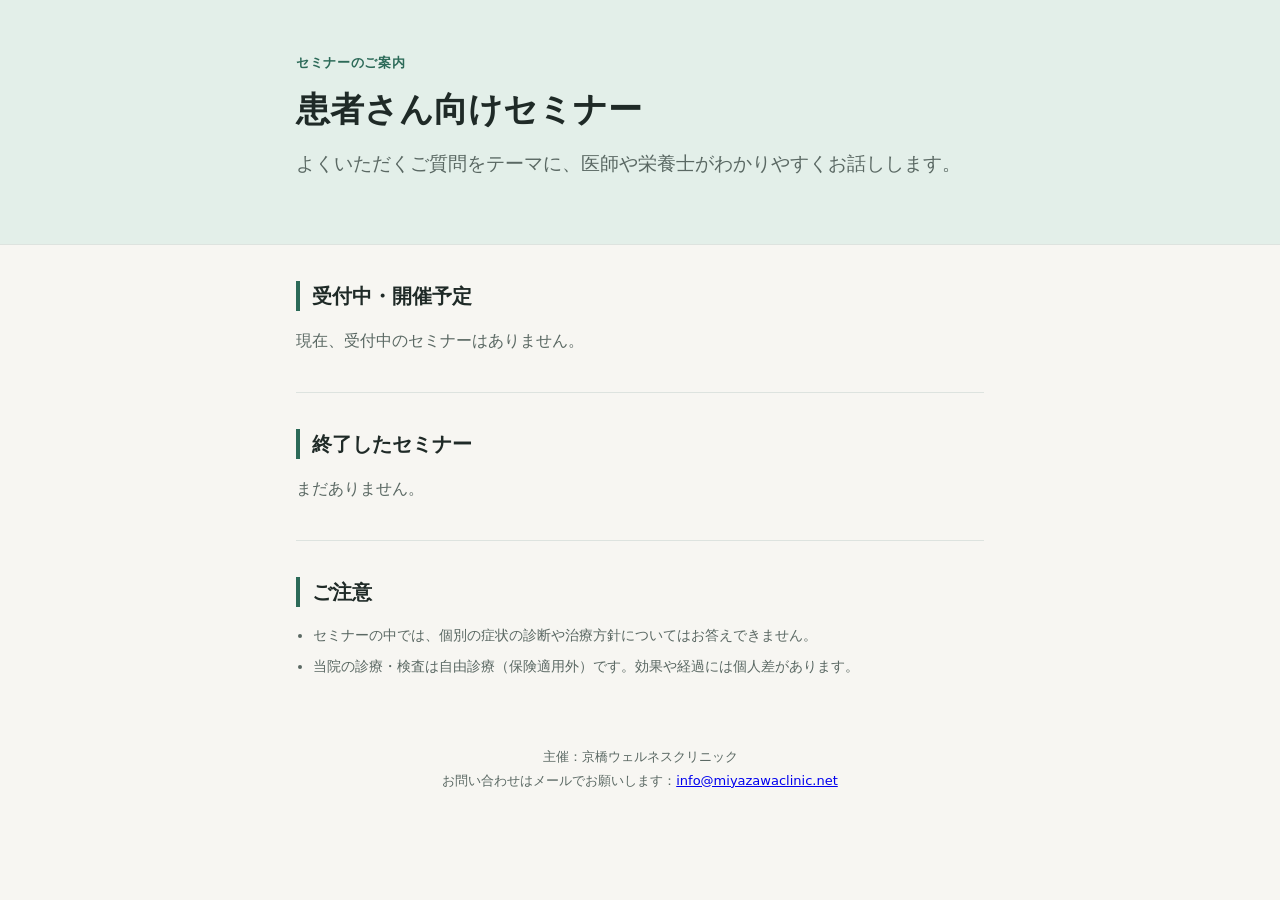
<file: index.html>
<!doctype html>
<html lang="ja">
<head>
<meta charset="utf-8">
<meta name="viewport" content="width=device-width,initial-scale=1,viewport-fit=cover">
<title>患者さん向けセミナー</title>
<meta name="description" content="患者さん向けセミナーのご案内です。">
<link rel="stylesheet" href="assets/style.css">
</head>
<body>
<header class="hero">
  <div class="wrap">
    <span class="eyebrow">セミナーのご案内</span>
    <h1>患者さん向けセミナー</h1>
    <p class="sub">よくいただくご質問をテーマに、医師や栄養士がわかりやすくお話しします。</p>
  </div>
</header>
<main class="wrap">
  <section>
    <h2>受付中・開催予定</h2>
    <ul class="list" id="upcoming"><li class="empty">現在、受付中のセミナーはありません。</li></ul>
  </section>
  <section>
    <h2>終了したセミナー</h2>
    <ul class="list" id="past"><li class="empty">まだありません。</li></ul>
  </section>
  <section>
    <h2>ご注意</h2>
    <ul class="notes">
      <li>セミナーの中では、個別の症状の診断や治療方針についてはお答えできません。</li>
      <li>当院の診療・検査は自由診療（保険適用外）です。効果や経過には個人差があります。</li>
    </ul>
  </section>
</main>
<footer><div class="wrap">主催：京橋ウェルネスクリニック<br>お問い合わせはメールでお願いします：<a href="mailto:info@miyazawaclinic.net">info@miyazawaclinic.net</a></div></footer>
<script>
// seminars.json の status: "open"（受付中）/"closed"（終了）だけ載せる。"draft" は載せない。
fetch('seminars.json',{cache:'no-cache'}).then(r=>r.json()).then(list=>{
  const show=list.filter(s=>s.status==='open'||s.status==='closed')
    .sort((a,b)=>(b.date||'').localeCompare(a.date||''));
  const render=(id,items)=>{
    if(!items.length)return;
    const ul=document.getElementById(id);ul.textContent='';
    for(const s of items){
      const li=document.createElement('li');const a=document.createElement('a');
      a.className='card';a.href=s.slug+'/';
      const d=document.createElement('div');d.className='date';d.textContent=s.dateLabel||s.date||'';
      const b=document.createElement('span');b.className='badge'+(s.status==='closed'?' closed':'');
      b.textContent=s.status==='closed'?'終了':'受付中';d.append(b);
      const t=document.createElement('div');t.className='ttl';t.textContent=s.title;
      const sub=document.createElement('div');sub.className='sub2';sub.textContent=s.subtitle||'';
      a.append(d,t,sub);li.append(a);ul.append(li);
    }
  };
  render('upcoming',show.filter(s=>s.status==='open').reverse());
  render('past',show.filter(s=>s.status==='closed'));
}).catch(()=>{});
</script>
</body>
</html>
</file>
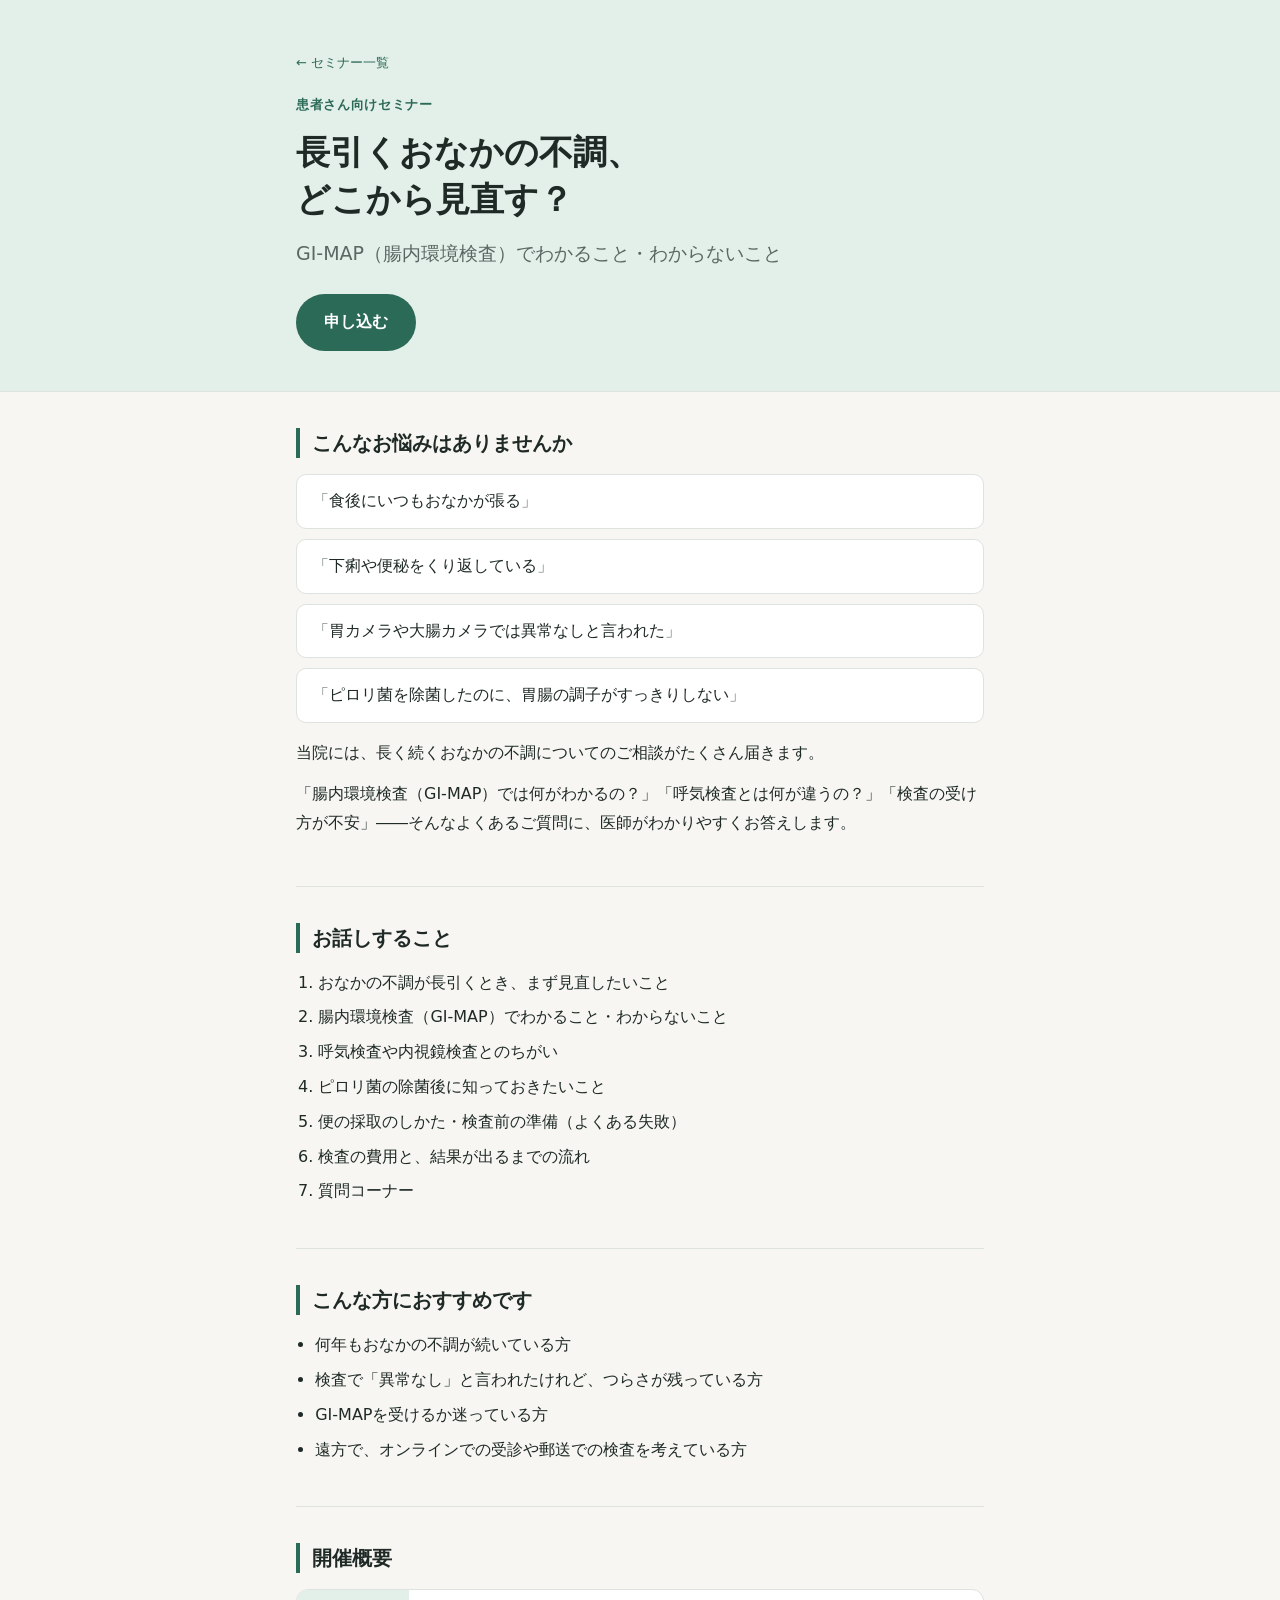
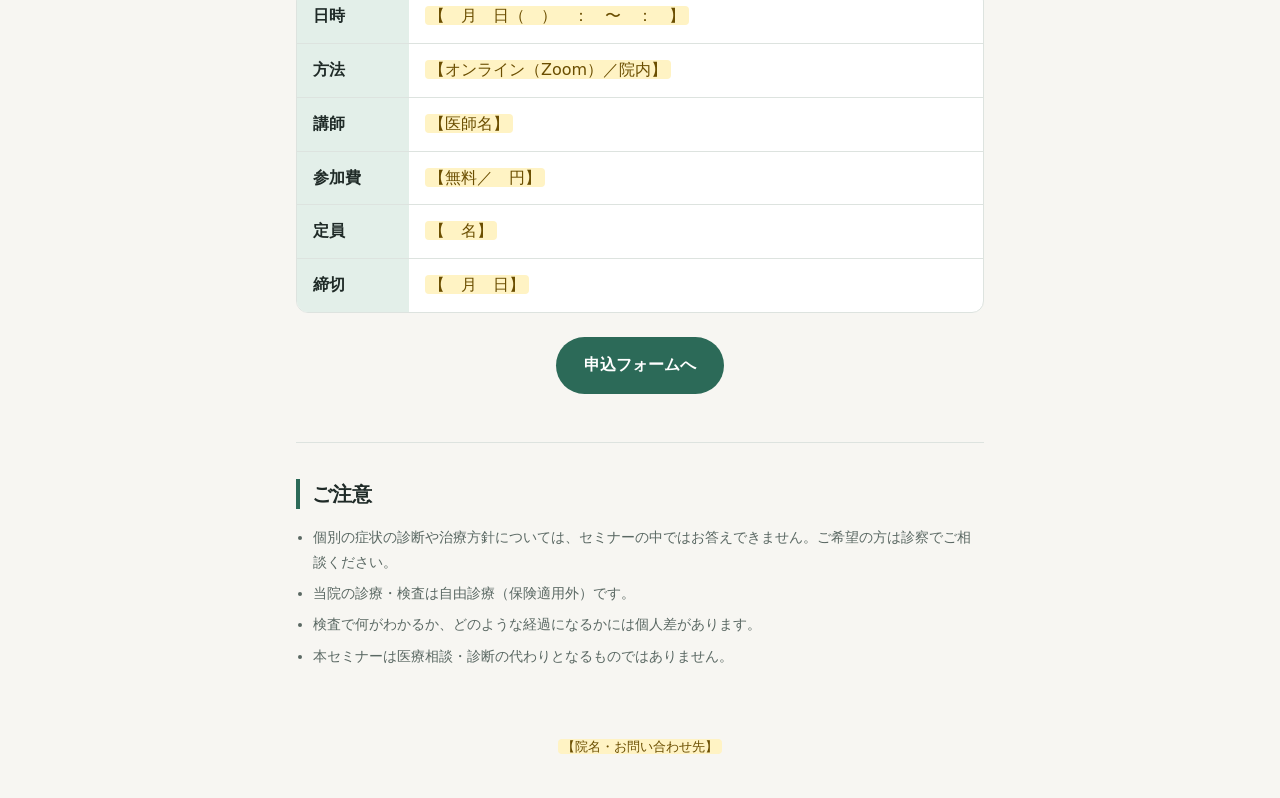
<file: 2026-gimap/index.html>
<!doctype html>
<html lang="ja">
<head>
<meta charset="utf-8">
<meta name="viewport" content="width=device-width,initial-scale=1,viewport-fit=cover">
<!-- 下書きの間は検索に出さない。日時などを埋めて医師の確認が済んだら、この行を消す -->
<meta name="robots" content="noindex,nofollow">
<title>おなかの不調セミナー</title>
<meta name="description" content="長引くおなかの不調、どこから見直す？ GI-MAP（腸内環境検査）でわかること・わからないことを医師がお話しする患者さん向けセミナーです。">
<link rel="stylesheet" href="../assets/style.css">
</head>
<body>
<header class="hero">
  <div class="wrap">
    <a class="back" href="../">← セミナー一覧</a><br>
    <span class="eyebrow">患者さん向けセミナー</span>
    <h1>長引くおなかの不調、<br>どこから見直す？</h1>
    <p class="sub">GI-MAP（腸内環境検査）でわかること・わからないこと</p>
    <a class="cta" href="#apply">申し込む</a>
  </div>
</header>

<main class="wrap">
  <section>
    <h2>こんなお悩みはありませんか</h2>
    <ul class="worries">
      <li>食後にいつもおなかが張る</li>
      <li>下痢や便秘をくり返している</li>
      <li>胃カメラや大腸カメラでは異常なしと言われた</li>
      <li>ピロリ菌を除菌したのに、胃腸の調子がすっきりしない</li>
    </ul>
    <p>当院には、長く続くおなかの不調についてのご相談がたくさん届きます。</p>
    <p>「腸内環境検査（GI-MAP）では何がわかるの？」「呼気検査とは何が違うの？」「検査の受け方が不安」――そんなよくあるご質問に、医師がわかりやすくお答えします。</p>
  </section>

  <section>
    <h2>お話しすること</h2>
    <ol class="topics">
      <li>おなかの不調が長引くとき、まず見直したいこと</li>
      <li>腸内環境検査（GI-MAP）でわかること・わからないこと</li>
      <li>呼気検査や内視鏡検査とのちがい</li>
      <li>ピロリ菌の除菌後に知っておきたいこと</li>
      <li>便の採取のしかた・検査前の準備（よくある失敗）</li>
      <li>検査の費用と、結果が出るまでの流れ</li>
      <li>質問コーナー</li>
    </ol>
  </section>

  <section>
    <h2>こんな方におすすめです</h2>
    <ul class="for">
      <li>何年もおなかの不調が続いている方</li>
      <li>検査で「異常なし」と言われたけれど、つらさが残っている方</li>
      <li>GI-MAPを受けるか迷っている方</li>
      <li>遠方で、オンラインでの受診や郵送での検査を考えている方</li>
    </ul>
  </section>

  <section id="apply">
    <h2>開催概要</h2>
    <dl class="info">
      <div><dt>日時</dt><dd><span class="todo">【　月　日（　）　：　〜　：　】</span></dd></div>
      <div><dt>方法</dt><dd><span class="todo">【オンライン（Zoom）／院内】</span></dd></div>
      <div><dt>講師</dt><dd><span class="todo">【医師名】</span></dd></div>
      <div><dt>参加費</dt><dd><span class="todo">【無料／　円】</span></dd></div>
      <div><dt>定員</dt><dd><span class="todo">【　名】</span></dd></div>
      <div><dt>締切</dt><dd><span class="todo">【　月　日】</span></dd></div>
    </dl>
    <p class="center">
      <!-- 申込フォームのURLを href に入れる -->
      <a class="cta" href="#" aria-disabled="true">申込フォームへ</a>
    </p>
  </section>

  <section>
    <h2>ご注意</h2>
    <ul class="notes">
      <li>個別の症状の診断や治療方針については、セミナーの中ではお答えできません。ご希望の方は診察でご相談ください。</li>
      <li>当院の診療・検査は自由診療（保険適用外）です。</li>
      <li>検査で何がわかるか、どのような経過になるかには個人差があります。</li>
      <li>本セミナーは医療相談・診断の代わりとなるものではありません。</li>
    </ul>
  </section>
</main>

<footer>
  <div class="wrap"><span class="todo">【院名・お問い合わせ先】</span></div>
</footer>
</body>
</html>
</file>
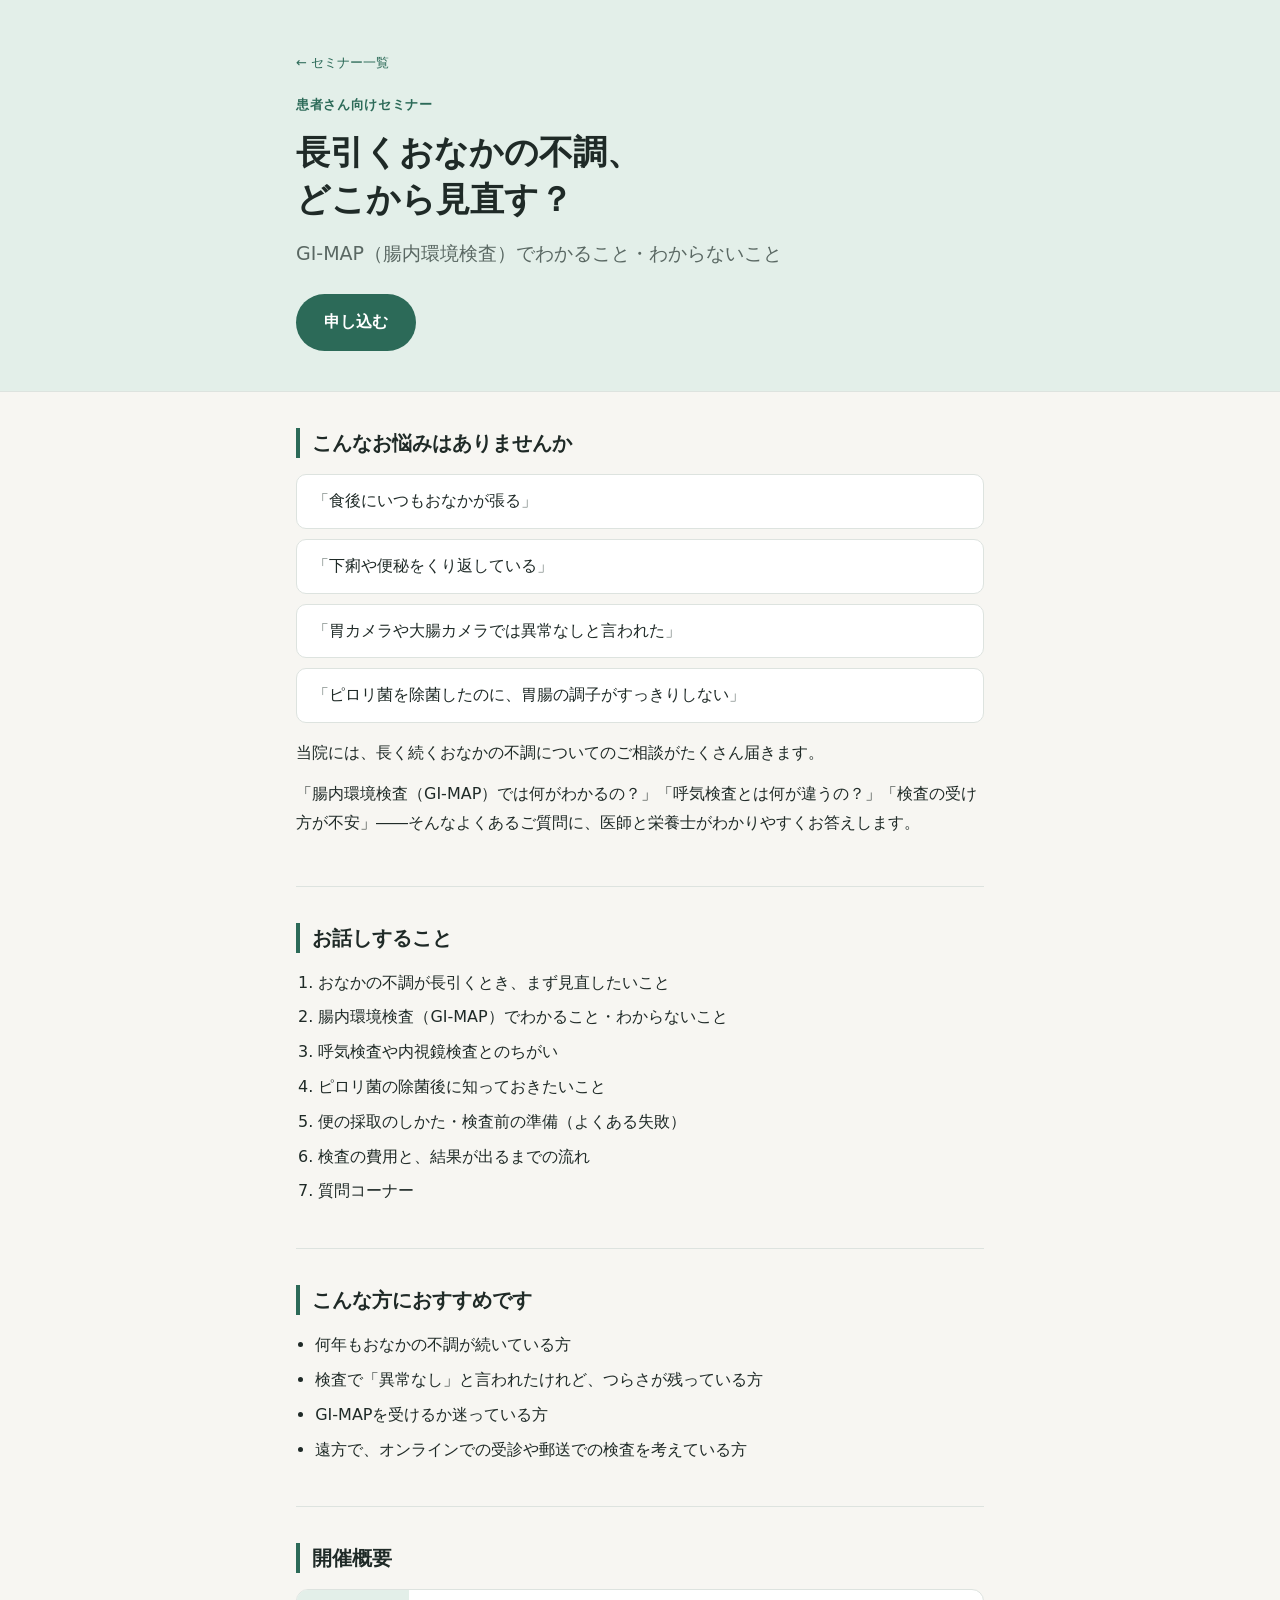
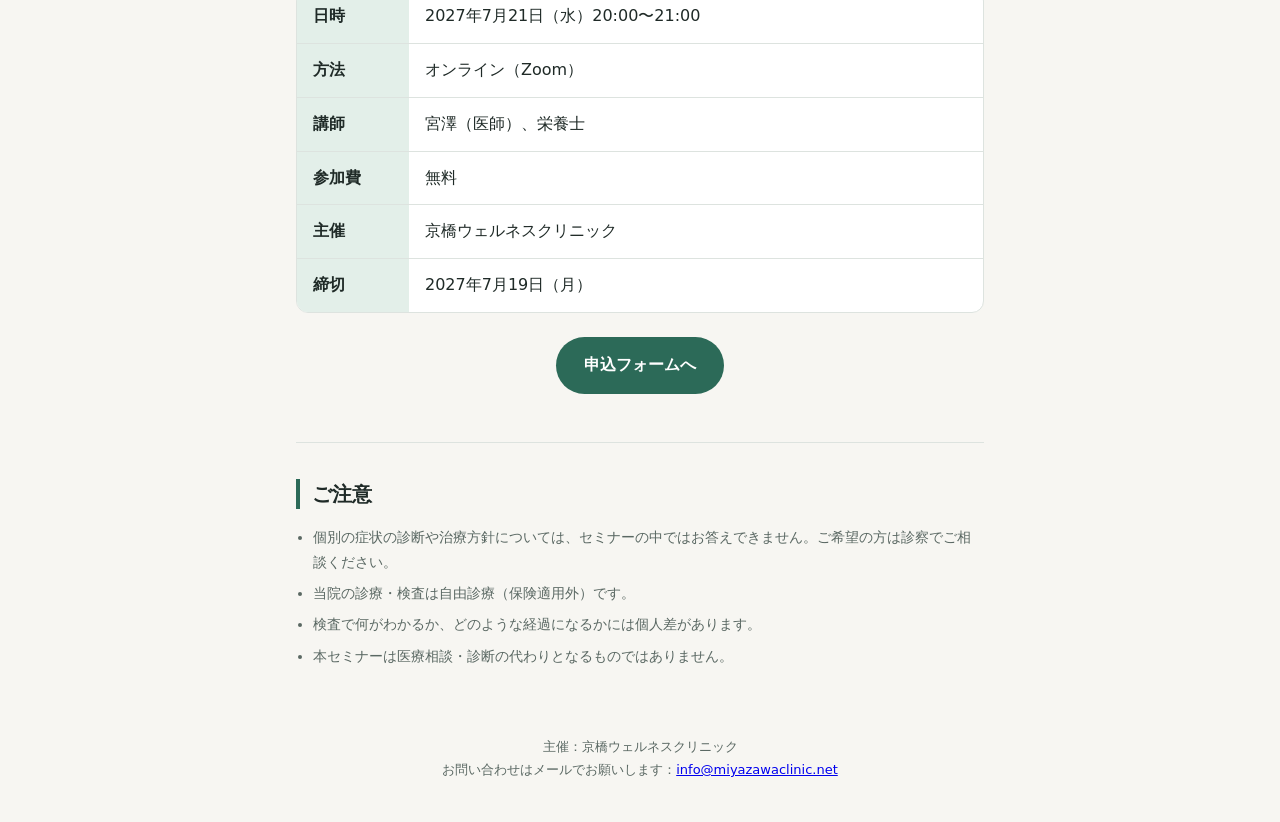
<file: 2027-gimap/index.html>
<!doctype html>
<html lang="ja">
<head>
<meta charset="utf-8">
<meta name="viewport" content="width=device-width,initial-scale=1,viewport-fit=cover">
<!-- 下書きの間は検索に出さない。日時などを埋めて医師の確認が済んだら、この行を消す -->
<meta name="robots" content="noindex,nofollow">
<title>おなかの不調セミナー</title>
<meta name="description" content="長引くおなかの不調、どこから見直す？ GI-MAP（腸内環境検査）でわかること・わからないことを医師と栄養士がお話しする患者さん向けセミナーです。">
<link rel="stylesheet" href="../assets/style.css">
</head>
<body>
<header class="hero">
  <div class="wrap">
    <a class="back" href="../">← セミナー一覧</a><br>
    <span class="eyebrow">患者さん向けセミナー</span>
    <h1>長引くおなかの不調、<br>どこから見直す？</h1>
    <p class="sub">GI-MAP（腸内環境検査）でわかること・わからないこと</p>
    <a class="cta" href="#apply">申し込む</a>
  </div>
</header>

<main class="wrap">
  <section>
    <h2>こんなお悩みはありませんか</h2>
    <ul class="worries">
      <li>食後にいつもおなかが張る</li>
      <li>下痢や便秘をくり返している</li>
      <li>胃カメラや大腸カメラでは異常なしと言われた</li>
      <li>ピロリ菌を除菌したのに、胃腸の調子がすっきりしない</li>
    </ul>
    <p>当院には、長く続くおなかの不調についてのご相談がたくさん届きます。</p>
    <p>「腸内環境検査（GI-MAP）では何がわかるの？」「呼気検査とは何が違うの？」「検査の受け方が不安」――そんなよくあるご質問に、医師と栄養士がわかりやすくお答えします。</p>
  </section>

  <section>
    <h2>お話しすること</h2>
    <ol class="topics">
      <li>おなかの不調が長引くとき、まず見直したいこと</li>
      <li>腸内環境検査（GI-MAP）でわかること・わからないこと</li>
      <li>呼気検査や内視鏡検査とのちがい</li>
      <li>ピロリ菌の除菌後に知っておきたいこと</li>
      <li>便の採取のしかた・検査前の準備（よくある失敗）</li>
      <li>検査の費用と、結果が出るまでの流れ</li>
      <li>質問コーナー</li>
    </ol>
  </section>

  <section>
    <h2>こんな方におすすめです</h2>
    <ul class="for">
      <li>何年もおなかの不調が続いている方</li>
      <li>検査で「異常なし」と言われたけれど、つらさが残っている方</li>
      <li>GI-MAPを受けるか迷っている方</li>
      <li>遠方で、オンラインでの受診や郵送での検査を考えている方</li>
    </ul>
  </section>

  <section id="apply">
    <h2>開催概要</h2>
    <dl class="info">
      <div><dt>日時</dt><dd>2027年7月21日（水）20:00〜21:00</dd></div>
      <div><dt>方法</dt><dd>オンライン（Zoom）</dd></div>
      <div><dt>講師</dt><dd>宮澤（医師）、栄養士</dd></div>
      <div><dt>参加費</dt><dd>無料</dd></div>
      <div><dt>主催</dt><dd>京橋ウェルネスクリニック</dd></div>
      <div><dt>締切</dt><dd>2027年7月19日（月）</dd></div>
    </dl>
    <p class="center">
      <!-- 申込フォームのURLを href に入れる -->
      <a class="cta" href="#" aria-disabled="true">申込フォームへ</a>
    </p>
  </section>

  <section>
    <h2>ご注意</h2>
    <ul class="notes">
      <li>個別の症状の診断や治療方針については、セミナーの中ではお答えできません。ご希望の方は診察でご相談ください。</li>
      <li>当院の診療・検査は自由診療（保険適用外）です。</li>
      <li>検査で何がわかるか、どのような経過になるかには個人差があります。</li>
      <li>本セミナーは医療相談・診断の代わりとなるものではありません。</li>
    </ul>
  </section>
</main>

<footer>
  <div class="wrap">主催：京橋ウェルネスクリニック<br>お問い合わせはメールでお願いします：<a href="mailto:info@miyazawaclinic.net">info@miyazawaclinic.net</a></div>
</footer>
</body>
</html>
</file>
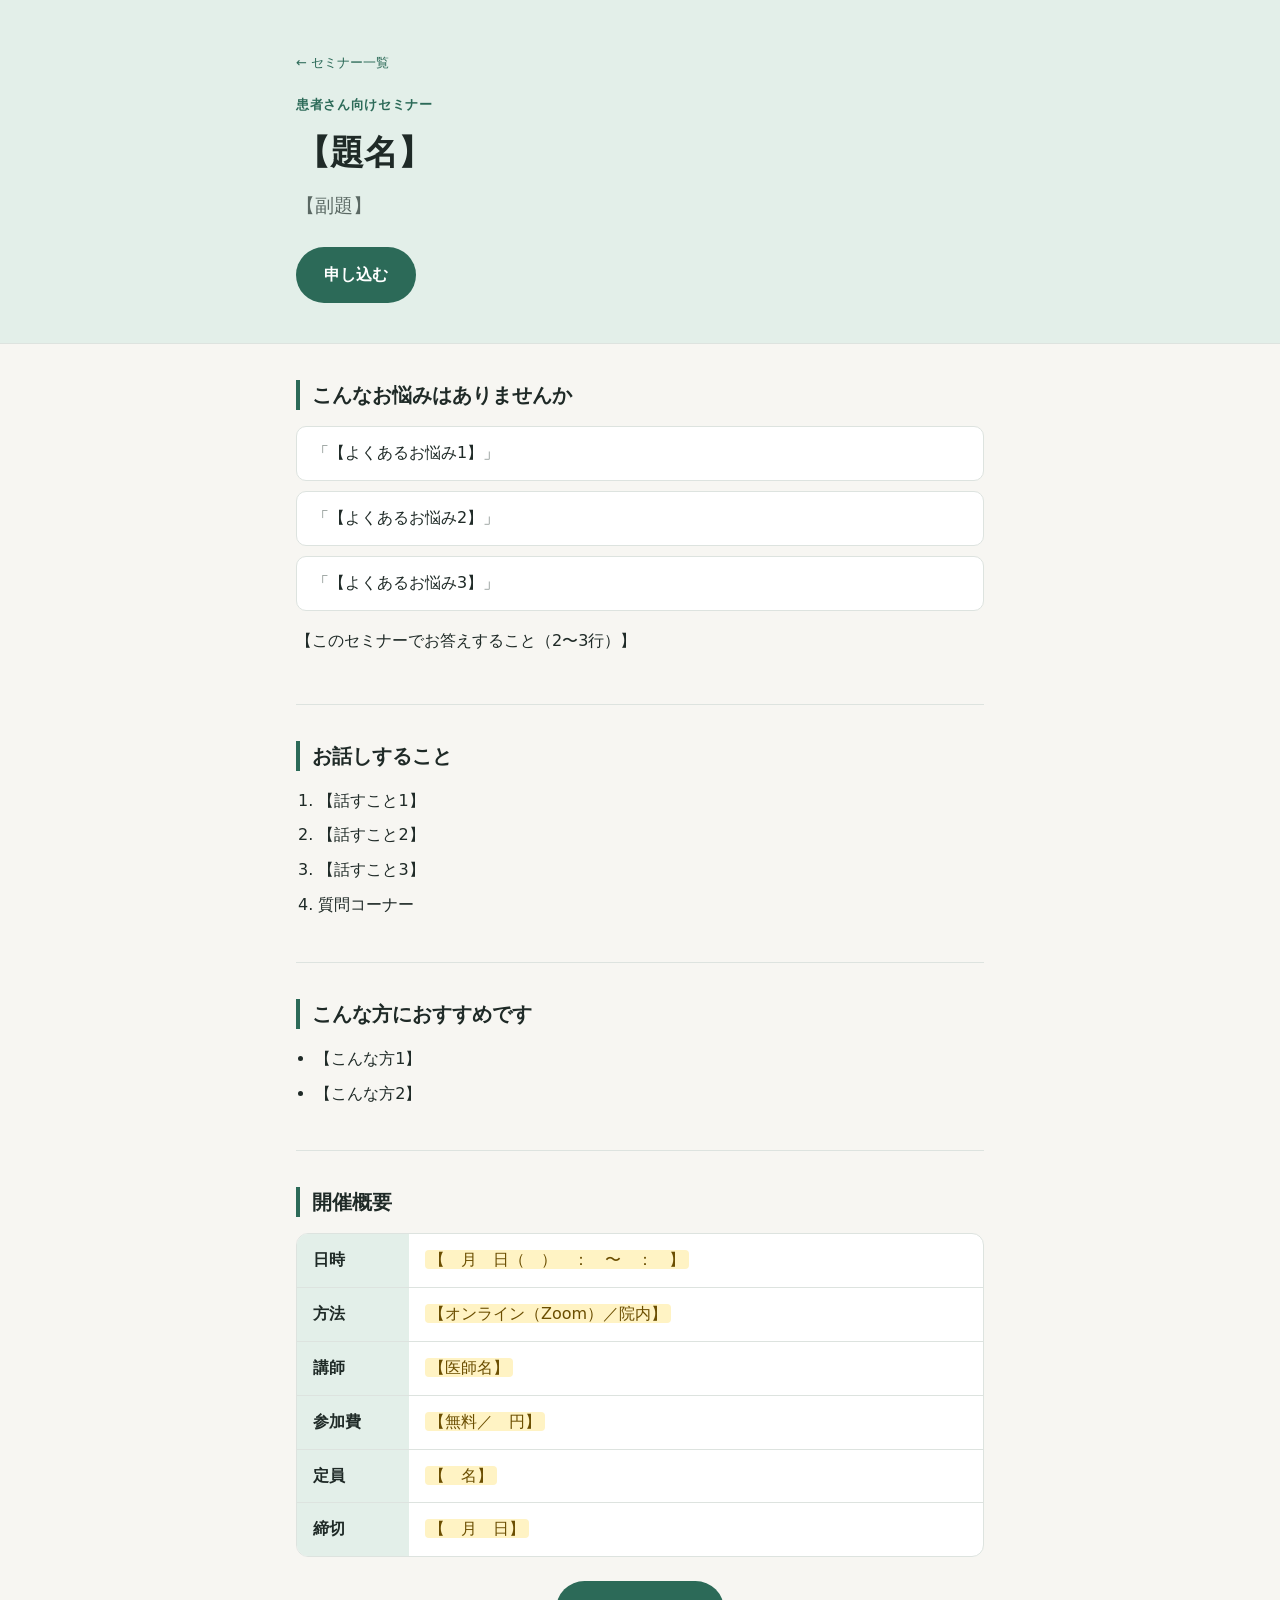
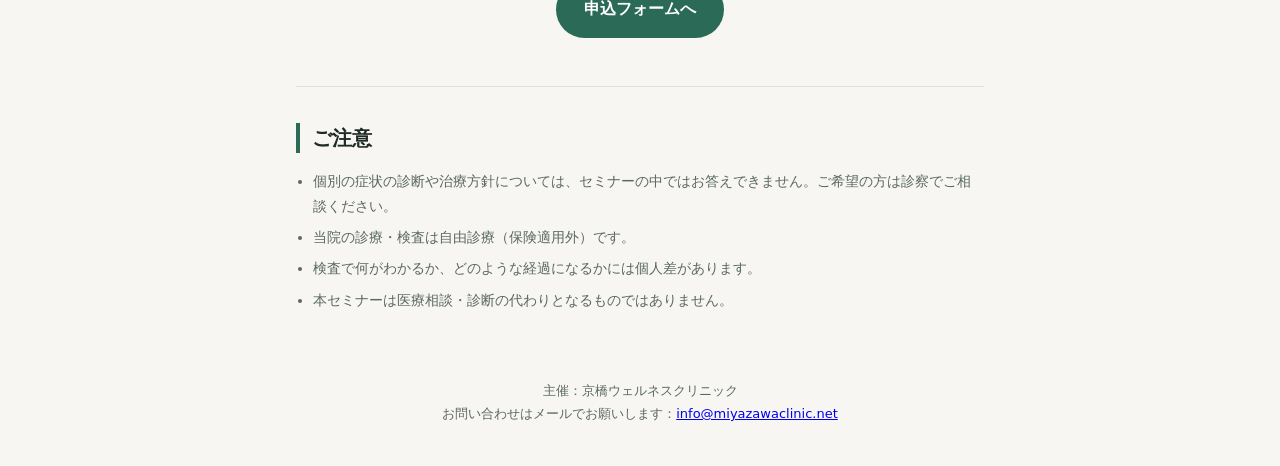
<file: _template/index.html>
<!doctype html>
<html lang="ja">
<head>
<meta charset="utf-8">
<meta name="viewport" content="width=device-width,initial-scale=1,viewport-fit=cover">
<!-- 下書きの間は検索に出さない。日時などを埋めて医師の確認が済んだら、この行を消す -->
<meta name="robots" content="noindex,nofollow">
<title>【セミナー名（短く）】</title>
<meta name="description" content="【一文の説明】">
<link rel="stylesheet" href="../assets/style.css">
</head>
<body>
<header class="hero">
  <div class="wrap">
    <a class="back" href="../">← セミナー一覧</a><br>
    <span class="eyebrow">患者さん向けセミナー</span>
    <h1>【題名】</h1>
    <p class="sub">【副題】</p>
    <a class="cta" href="#apply">申し込む</a>
  </div>
</header>

<main class="wrap">
  <section>
    <h2>こんなお悩みはありませんか</h2>
    <ul class="worries">
      <li>【よくあるお悩み1】</li>
      <li>【よくあるお悩み2】</li>
      <li>【よくあるお悩み3】</li>
    </ul>
    <p>【このセミナーでお答えすること（2〜3行）】</p>
  </section>

  <section>
    <h2>お話しすること</h2>
    <ol class="topics">
      <li>【話すこと1】</li>
      <li>【話すこと2】</li>
      <li>【話すこと3】</li>
      <li>質問コーナー</li>
    </ol>
  </section>

  <section>
    <h2>こんな方におすすめです</h2>
    <ul class="for">
      <li>【こんな方1】</li>
      <li>【こんな方2】</li>
    </ul>
  </section>

  <section id="apply">
    <h2>開催概要</h2>
    <dl class="info">
      <div><dt>日時</dt><dd><span class="todo">【　月　日（　）　：　〜　：　】</span></dd></div>
      <div><dt>方法</dt><dd><span class="todo">【オンライン（Zoom）／院内】</span></dd></div>
      <div><dt>講師</dt><dd><span class="todo">【医師名】</span></dd></div>
      <div><dt>参加費</dt><dd><span class="todo">【無料／　円】</span></dd></div>
      <div><dt>定員</dt><dd><span class="todo">【　名】</span></dd></div>
      <div><dt>締切</dt><dd><span class="todo">【　月　日】</span></dd></div>
    </dl>
    <p class="center">
      <!-- 申込フォームのURLを href に入れる -->
      <a class="cta" href="#" aria-disabled="true">申込フォームへ</a>
    </p>
  </section>

  <section>
    <h2>ご注意</h2>
    <ul class="notes">
      <li>個別の症状の診断や治療方針については、セミナーの中ではお答えできません。ご希望の方は診察でご相談ください。</li>
      <li>当院の診療・検査は自由診療（保険適用外）です。</li>
      <li>検査で何がわかるか、どのような経過になるかには個人差があります。</li>
      <li>本セミナーは医療相談・診断の代わりとなるものではありません。</li>
    </ul>
  </section>
</main>

<footer>
  <div class="wrap">主催：京橋ウェルネスクリニック<br>お問い合わせはメールでお願いします：<a href="mailto:info@miyazawaclinic.net">info@miyazawaclinic.net</a></div>
</footer>
</body>
</html>
</file>
<file: assets/style.css>
:root{
  --bg:#f7f6f2;--surface:#ffffff;--fg:#1f2a27;--muted:#5a6863;--line:#dde3df;
  --accent:#2c6a58;--accent-soft:#e3efe9;--on-accent:#ffffff;--todo:#fff3c4;--todo-fg:#6b4e00;
  color-scheme:light;
}
@media (prefers-color-scheme:dark){
  :root:not([data-theme="light"]){
    --bg:#111715;--surface:#18201d;--fg:#e4ece8;--muted:#9fb0aa;--line:#2b3632;
    --accent:#7cc4ad;--accent-soft:#1f2e29;--on-accent:#0f1513;--todo:#3a3112;--todo-fg:#f3d98a;
    color-scheme:dark;
  }
}
:root[data-theme="dark"]{
  --bg:#111715;--surface:#18201d;--fg:#e4ece8;--muted:#9fb0aa;--line:#2b3632;
  --accent:#7cc4ad;--accent-soft:#1f2e29;--on-accent:#0f1513;--todo:#3a3112;--todo-fg:#f3d98a;
  color-scheme:dark;
}
*{box-sizing:border-box}
body{margin:0;background:var(--bg);color:var(--fg);
  font-family:"Hiragino Sans","Hiragino Kaku Gothic ProN","Yu Gothic","Noto Sans JP",system-ui,sans-serif;
  line-height:1.8;font-size:16px;-webkit-text-size-adjust:100%}
.wrap{max-width:720px;margin:0 auto;padding:0 16px}
header.hero{background:var(--accent-soft);border-bottom:1px solid var(--line);padding:48px 0 40px}
.eyebrow{display:inline-block;font-size:13px;font-weight:700;color:var(--accent);letter-spacing:.05em;margin-bottom:12px}
h1{font-size:clamp(24px,6vw,34px);line-height:1.4;margin:0 0 12px;text-wrap:balance}
.sub{font-size:clamp(16px,4vw,19px);color:var(--muted);margin:0 0 24px;text-wrap:balance}
.cta{display:inline-block;background:var(--accent);color:var(--on-accent);text-decoration:none;font-weight:700;
  padding:14px 28px;border-radius:999px;font-size:16px}
.cta:focus-visible{outline:3px solid var(--fg);outline-offset:3px}
main section{padding:36px 0;border-bottom:1px solid var(--line)}
main section:last-child{border-bottom:0}
h2{font-size:20px;margin:0 0 16px;padding-left:12px;border-left:4px solid var(--accent);line-height:1.5}
p{margin:0 0 12px}
.worries{list-style:none;padding:0;margin:0 0 16px;display:grid;gap:10px}
.worries li{background:var(--surface);border:1px solid var(--line);border-radius:10px;padding:12px 16px}
.worries li::before{content:"「";color:var(--muted)}
.worries li::after{content:"」";color:var(--muted)}
ol.topics{margin:0;padding-left:1.4em}
ol.topics li{margin-bottom:6px}
ul.for{margin:0;padding-left:1.2em}
ul.for li{margin-bottom:6px}
dl.info{margin:0;background:var(--surface);border:1px solid var(--line);border-radius:12px;overflow:hidden}
dl.info div{display:grid;grid-template-columns:7em 1fr;border-bottom:1px solid var(--line)}
dl.info div:last-child{border-bottom:0}
dl.info dt{font-weight:700;padding:12px 16px;background:var(--accent-soft)}
dl.info dd{margin:0;padding:12px 16px;overflow-wrap:anywhere}
.todo{background:var(--todo);color:var(--todo-fg);border-radius:4px;padding:0 4px}
.center{text-align:center;margin-top:24px}
.notes{font-size:14px;color:var(--muted);padding-left:1.2em;margin:0}
.notes li{margin-bottom:6px}
footer{padding:24px 0 40px;font-size:13px;color:var(--muted);text-align:center}
@media (max-width:480px){dl.info div{grid-template-columns:1fr}dl.info dt{padding-bottom:4px}dl.info dd{padding-top:4px}}
.back{display:inline-block;font-size:13px;color:var(--accent);text-decoration:none;margin-bottom:16px}
.back:hover{text-decoration:underline}
.list{list-style:none;padding:0;margin:0;display:grid;gap:12px}
.card{display:block;background:var(--surface);border:1px solid var(--line);border-radius:12px;padding:16px 20px;text-decoration:none;color:inherit}
.card:hover{border-color:var(--accent)}
.card:focus-visible{outline:3px solid var(--accent);outline-offset:2px}
.card .date{font-size:13px;color:var(--muted)}
.card .ttl{font-weight:700;font-size:17px;line-height:1.5;margin:2px 0}
.card .sub2{font-size:14px;color:var(--muted)}
.badge{display:inline-block;font-size:12px;font-weight:700;border-radius:999px;padding:1px 10px;margin-left:6px;background:var(--accent);color:var(--on-accent)}
.badge.closed{background:var(--line);color:var(--muted)}
.empty{color:var(--muted)}
</file>
